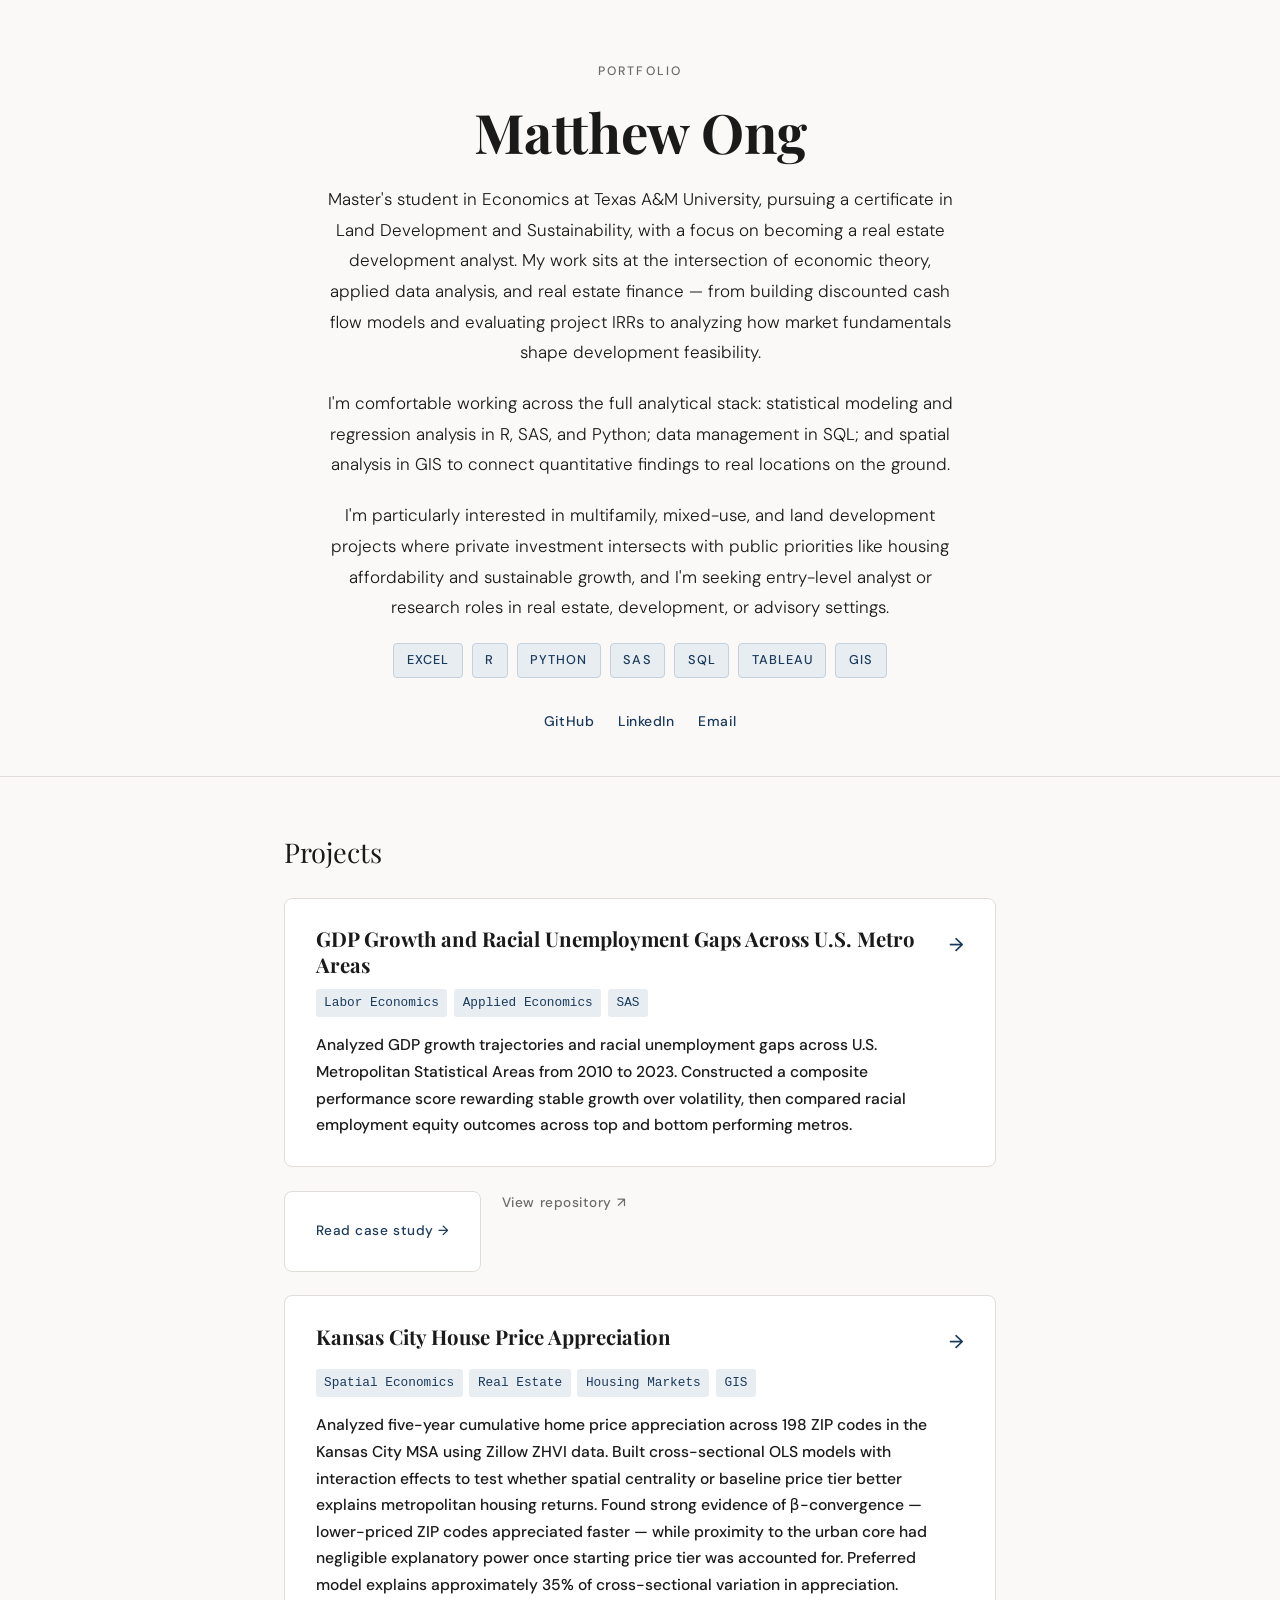
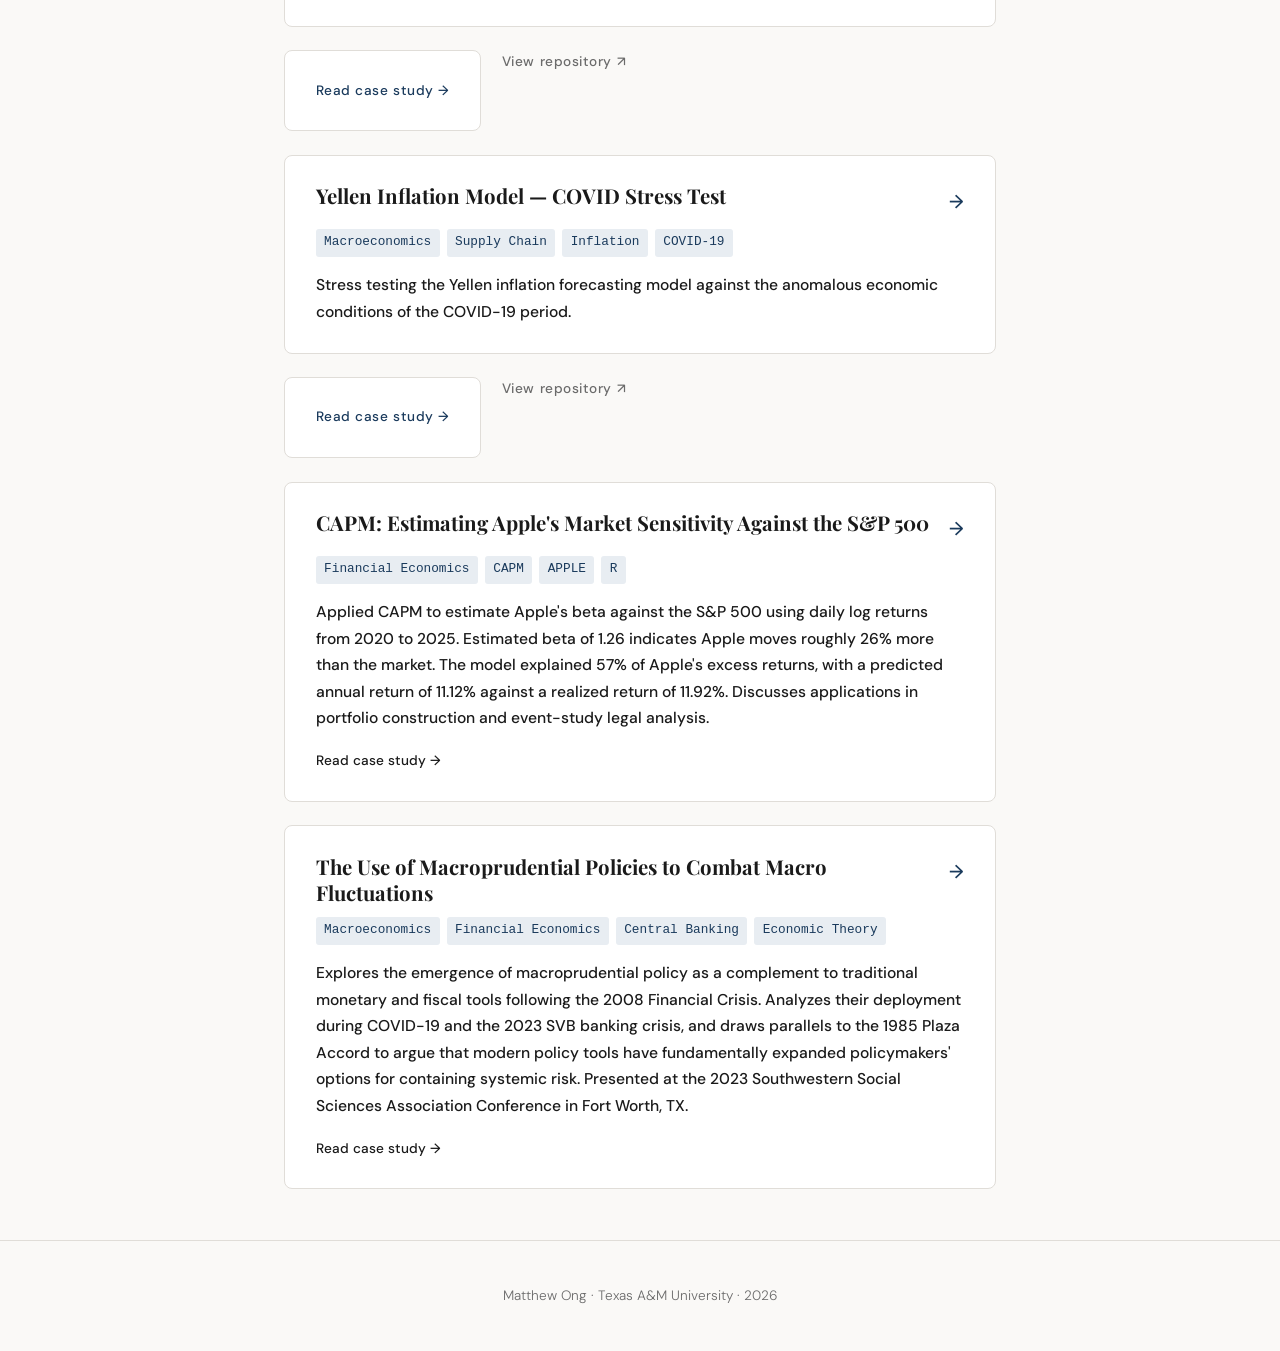
<file: index.html>
<head>
  <meta charset="UTF-8" />
  <meta name="viewport" content="width=device-width, initial-scale=1.0"/>
  <title>Matthew Ong · Matthew Ong</title>
  <link href="https://fonts.googleapis.com/css2?family=Playfair+Display:ital,wght@0,400;0,700;1,400&family=DM+Sans:wght@300;400;500&display=swap" rel="stylesheet"/>
  <link rel="stylesheet" href="styles.css">
</head>

<body>

<header>
  <div class="container">
    <p class="eyebrow">Portfolio</p>
    <h1>Matthew Ong</h1>
   <p class="bio">
  Master's student in Economics at Texas A&M University, pursuing a certificate in
  Land Development and Sustainability, with a focus on becoming a real estate development
  analyst. My work sits at the intersection of economic theory, applied data analysis,
  and real estate finance — from building discounted cash flow models and evaluating
  project IRRs to analyzing how market fundamentals shape development feasibility.
</p>
<p class="bio">
  I'm comfortable working across the full analytical stack: statistical modeling and
  regression analysis in R, SAS, and Python; data management in SQL; and spatial analysis
  in GIS to connect quantitative findings to real locations on the ground. 
</p>
<p class="bio">
  I'm particularly interested in multifamily, mixed-use, and land development projects where 
  private investment intersects with public priorities like housing affordability and sustainable
  growth, and I'm seeking entry-level analyst or research roles in real estate, development,
  or advisory settings.
    </p>
    <div class="skills">
      <span class="skill-tag">Excel</span>
      <span class="skill-tag">R</span>
      <span class="skill-tag">Python</span>
      <span class="skill-tag">SAS</span>
      <span class="skill-tag">SQL</span>
      <span class="skill-tag">Tableau</span>
      <span class="skill-tag">GIS</span>
    </div>
    <div class="contact-links">
  <a href="https://github.com/MatthewOng01" target="_blank">GitHub</a>
  <a href="https://www.linkedin.com/in/matthewong01" target="_blank">LinkedIn</a>
  <a href="mailto:mong01@tamu.edu">Email</a>
</div>
  </div>
</header>

<main class="container">

  <section>
    <h2>Projects</h2>
    <div class="projects">

      <!-- Project 1: MSA Unemployment -->
      <a class="project-card" href="msa-unemployment.html">
        <div class="project-header">
          <div class="project-title">GDP Growth and Racial Unemployment Gaps Across U.S. Metro Areas</div>
          <div class="project-arrow">→</div>
        </div>
        <div class="project-tags">
          <span class="project-tag">Labor Economics</span>
          <span class="project-tag">Applied Economics</span>
          <span class="project-tag">SAS</span>
        </div>
        <p class="project-desc">
          Analyzed GDP growth trajectories and racial unemployment gaps across U.S. Metropolitan
          Statistical Areas from 2010 to 2023. Constructed a composite performance score
          rewarding stable growth over volatility, then compared racial employment equity
          outcomes across top and bottom performing metros.
        </p>
        <div class="project-links">
          <span>Read case study →</span>
          <a class="repo-link" href="https://github.com/MatthewOng01/msa_unemployment" target="_blank">View repository ↗</a>
        </div>
      </a>

 <!-- Project 2: KC House Price Appreciation -->
<a class="project-card" href="https://MatthewOng01.github.io/kc_housing_appreciation.html">
  <div class="project-header">
    <div class="project-title">Kansas City House Price Appreciation</div>
    <div class="project-arrow">→</div>
  </div>
  <div class="project-tags">
    <span class="project-tag">Spatial Economics</span>
    <span class="project-tag">Real Estate</span>
    <span class="project-tag">Housing Markets</span>
    <span class="project-tag">GIS</span>
  </div>
  <p class="project-desc">
    Analyzed five-year cumulative home price appreciation across 198 ZIP codes in the Kansas City 
    MSA using Zillow ZHVI data. Built cross-sectional OLS models with interaction effects to test 
    whether spatial centrality or baseline price tier better explains metropolitan housing returns. 
    Found strong evidence of β-convergence — lower-priced ZIP codes appreciated faster — while proximity 
    to the urban core had negligible explanatory power once starting price tier was accounted for. 
    Preferred model explains approximately 35% of cross-sectional variation in appreciation.
  </p>
  <div class="project-links">
    <span>Read case study →</span>
    <a class="repo-link" href="https://github.com/MatthewOng01/KC_House_Price_Appreciation" target="_blank">View repository ↗</a>
  </div>
</a>

<!-- Project 3: Yellen Inflation Model -->
<a class="project-card" href="https://MatthewOng01.github.io/Yellen_COVID_inflation.html">
  <div class="project-header">
    <div class="project-title">Yellen Inflation Model — COVID Stress Test</div>
    <div class="project-arrow">→</div>
  </div>
  <div class="project-tags">
    <span class="project-tag">Macroeconomics</span>
    <span class="project-tag">Supply Chain</span>
    <span class="project-tag">Inflation</span>
    <span class="project-tag">COVID-19</span>
  </div>
  <p class="project-desc">
    Stress testing the Yellen inflation forecasting model against the anomalous economic
    conditions of the COVID-19 period.
  </p>
  <div class="project-links">
    <span>Read case study →</span>
    <a class="repo-link" href="https://github.com/MatthewOng01/Yellen-Inflation-Model-COVID-Test" target="_blank">View repository ↗</a>
  </div>
</a>

      <!-- Project 4: CAPM Apple vs S&P 500 -->
<a class="project-card" href="https://MatthewOng01.github.io/Apple_CAPM.html">
  <div class="project-header">
    <div class="project-title">CAPM: Estimating Apple's Market Sensitivity Against the S&P 500</div>
    <div class="project-arrow">→</div>
  </div>
  <div class="project-tags">
    <span class="project-tag">Financial Economics</span>
    <span class="project-tag">CAPM</span>
    <span class="project-tag">APPLE</span>
    <span class="project-tag">R</span>
  </div>
  <p class="project-desc">
    Applied CAPM to estimate Apple's beta against the S&P 500 using daily log returns from
    2020 to 2025. Estimated beta of 1.26 indicates Apple moves roughly 26% more than the
    market. The model explained 57% of Apple's excess returns, with a predicted annual return
    of 11.12% against a realized return of 11.92%. Discusses applications in portfolio
    construction and event-study legal analysis.
  </p>
  <div class="project-links">
    <span>Read case study →</span>
  </div>
</a>

        <!-- Project 5: Macroprudential Policies -->
<a class="project-card" href="https://MatthewOng01.github.io/macroprudential_policies.html">
  <div class="project-header">
    <div class="project-title">The Use of Macroprudential Policies to Combat Macro Fluctuations</div>
    <div class="project-arrow">→</div>
  </div>
  <div class="project-tags">
    <span class="project-tag">Macroeconomics</span>
    <span class="project-tag">Financial Economics</span>
    <span class="project-tag">Central Banking</span>
    <span class="project-tag">Economic Theory</span>
  </div>
  <p class="project-desc">
    Explores the emergence of macroprudential policy as a complement to traditional monetary
    and fiscal tools following the 2008 Financial Crisis. Analyzes their deployment during
    COVID-19 and the 2023 SVB banking crisis, and draws parallels to the 1985 Plaza Accord
    to argue that modern policy tools have fundamentally expanded policymakers' options for
    containing systemic risk. Presented at the 2023 Southwestern Social Sciences Association
    Conference in Fort Worth, TX.
  </p>
  <div class="project-links">
    <span>Read case study →</span>
  </div>
</a>
    </div>
  </section>

</main>

<footer>
  <div class="container">
    Matthew Ong · Texas A&amp;M University · 2026
  </div>
</footer>

</body>
</html>
</file>
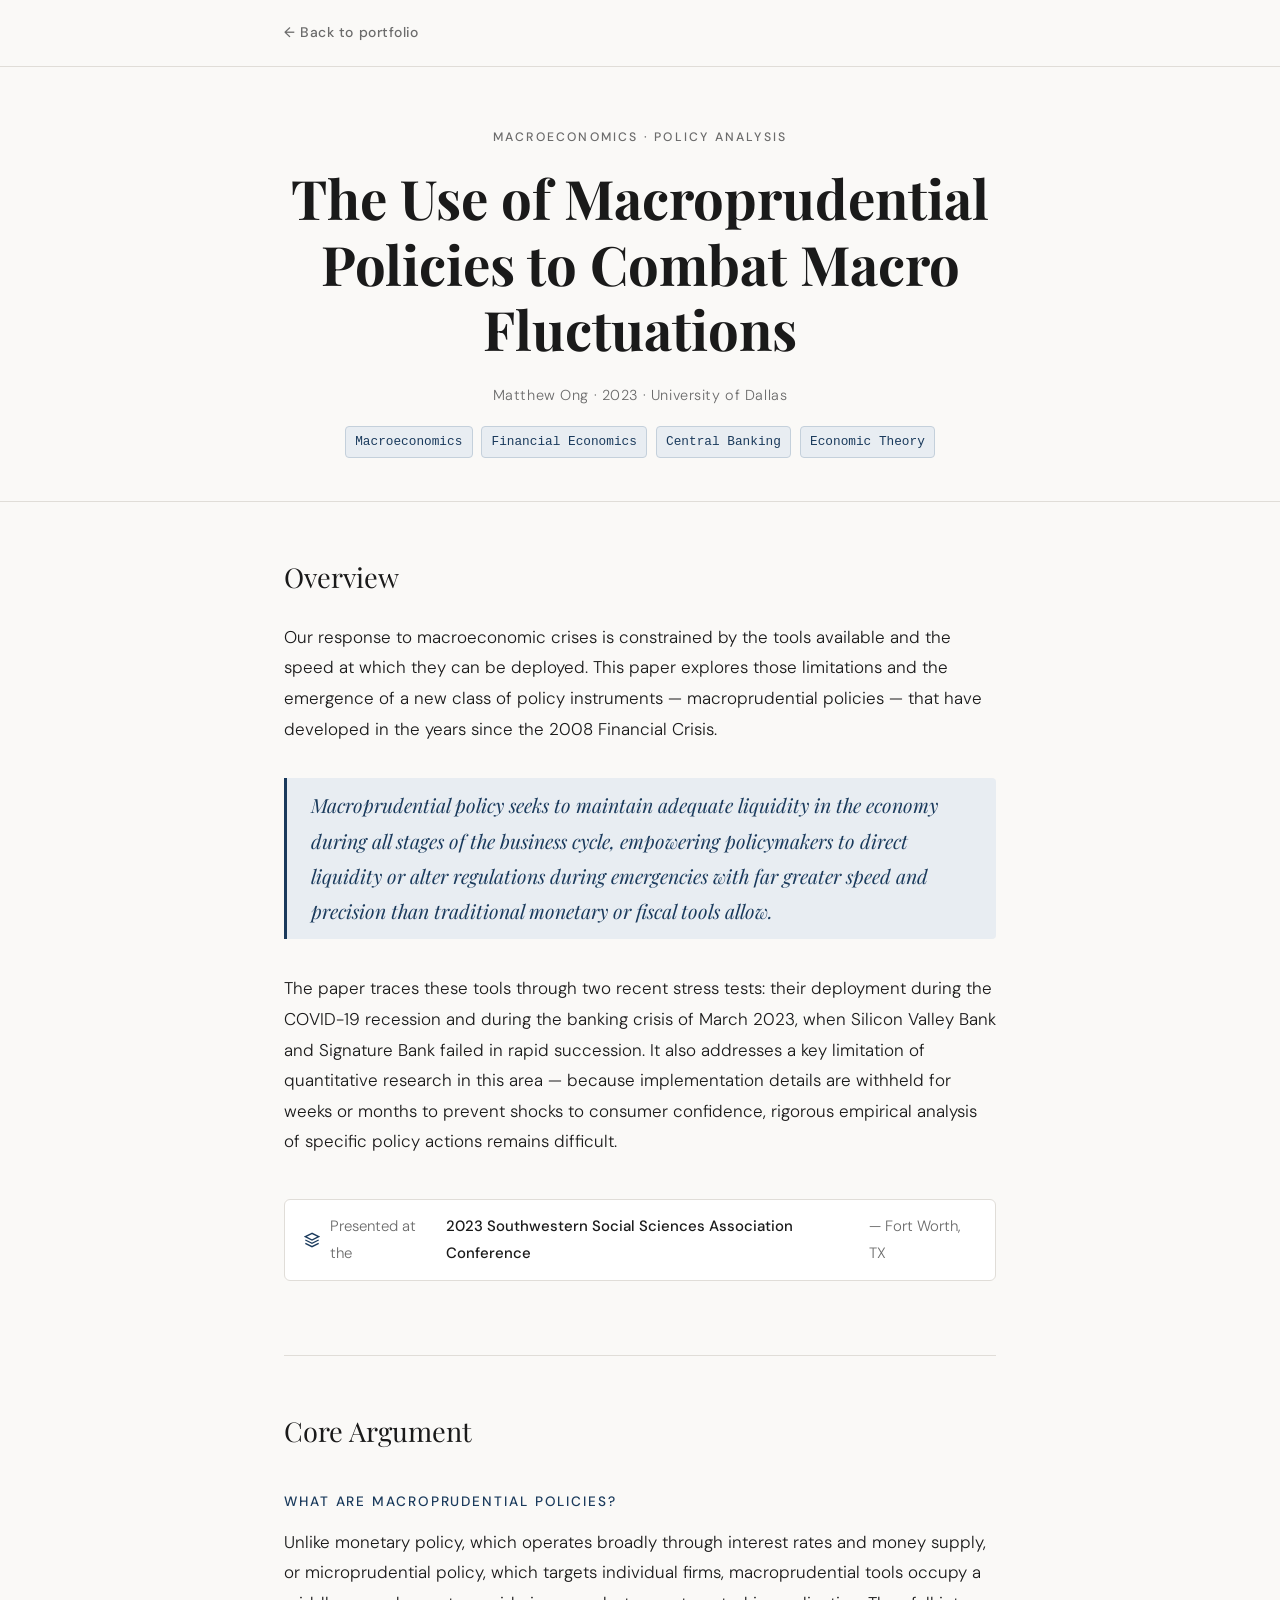
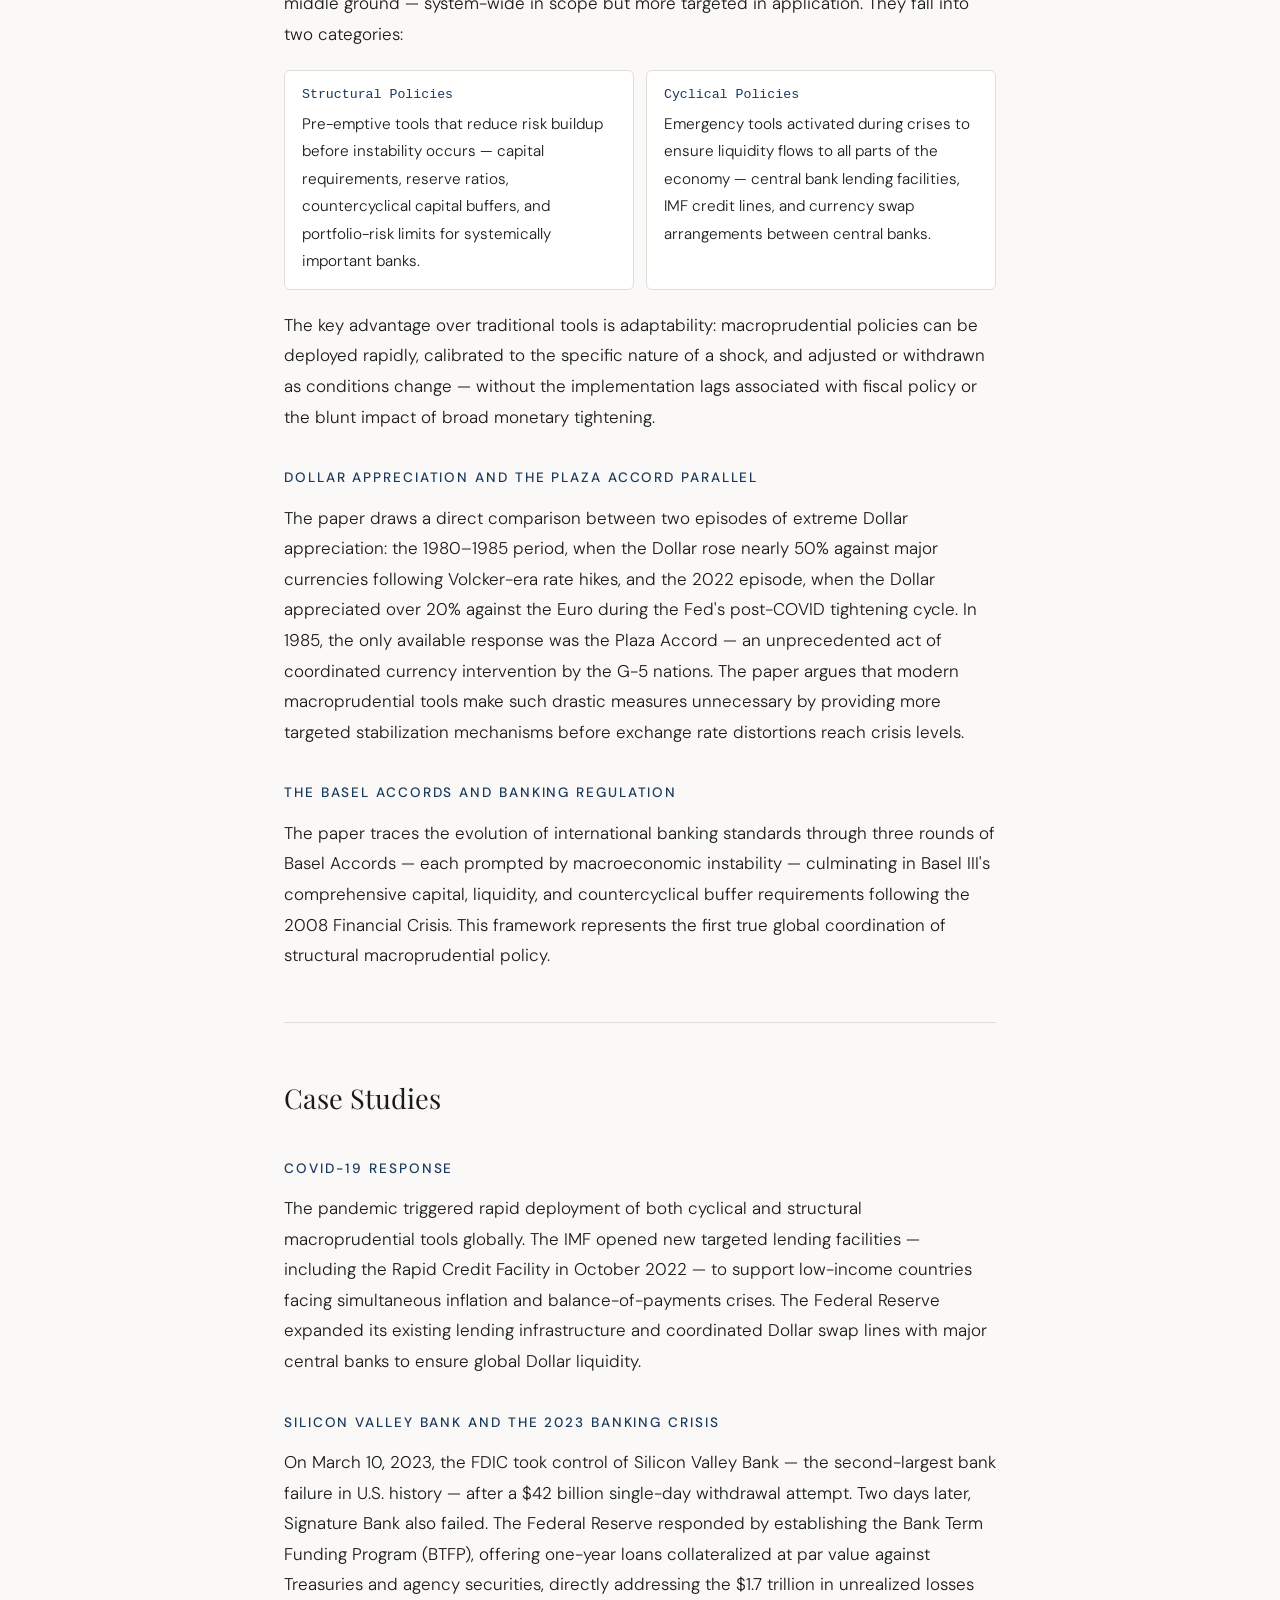
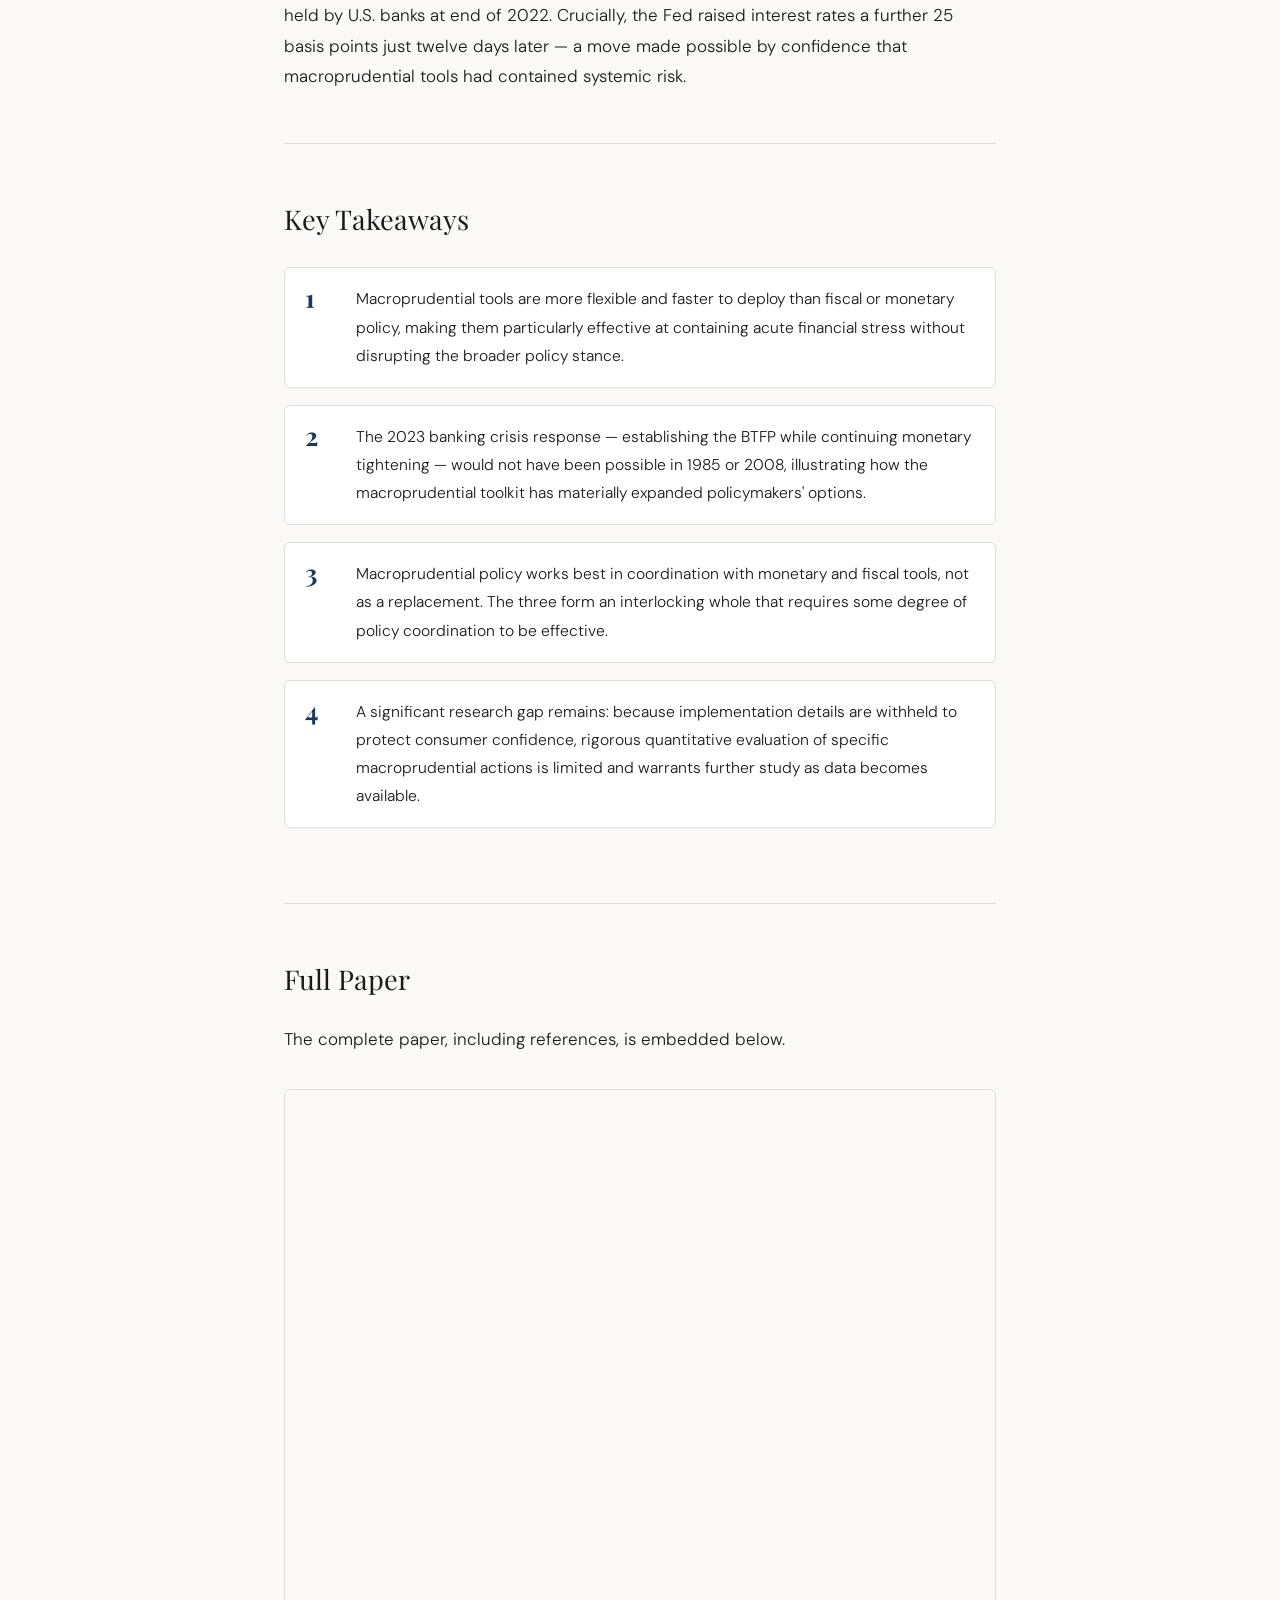
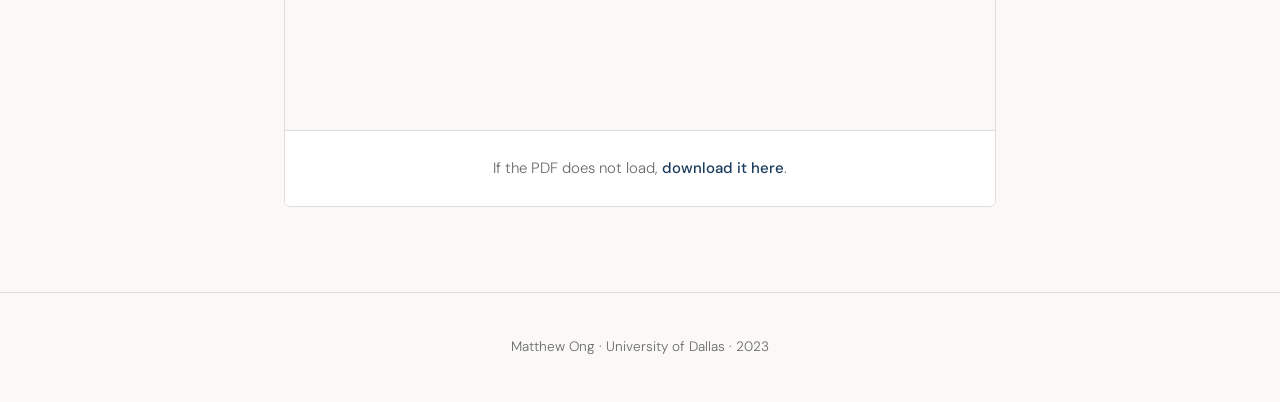
<file: macroprudential_policies.html>
<head>
  <meta charset="UTF-8" />
  <meta name="viewport" content="width=device-width, initial-scale=1.0"/>
  <title>Macroprudential Policy · Matthew Ong</title>
  <link href="https://fonts.googleapis.com/css2?family=Playfair+Display:ital,wght@0,400;0,700;1,400&family=DM+Sans:wght@300;400;500&display=swap" rel="stylesheet"/>
  <link rel="stylesheet" href="styles.css">
</head>

<body>

<nav class="back-nav">
  <div class="container">
    <a href="index.html" class="back-link">&#8592; Back to portfolio</a>
  </div>
</nav>
  
<header>
  <div class="container">
    <p class="eyebrow">Macroeconomics &middot; Policy Analysis</p>
    <h1>The Use of Macroprudential Policies to Combat Macro Fluctuations</h1>
    <p class="meta">Matthew Ong &middot; 2023 &middot; University of Dallas</p>
    <div class="tool-badges">
      <span class="tool-badge">Macroeconomics</span>
      <span class="tool-badge">Financial Economics</span>
      <span class="tool-badge">Central Banking</span>
      <span class="tool-badge">Economic Theory</span>
    </div>
  </div>
</header>

<main class="container">

  <!-- OVERVIEW -->
  <section>
    <h2>Overview</h2>
    <p>
      Our response to macroeconomic crises is constrained by the tools available and the speed
      at which they can be deployed. This paper explores those limitations and the emergence
      of a new class of policy instruments — macroprudential policies — that have developed
      in the years since the 2008 Financial Crisis.
    </p>
    <div class="pullquote">
      Macroprudential policy seeks to maintain adequate liquidity in the economy during all
      stages of the business cycle, empowering policymakers to direct liquidity or alter
      regulations during emergencies with far greater speed and precision than traditional
      monetary or fiscal tools allow.
    </div>
    <p>
      The paper traces these tools through two recent stress tests: their deployment during
      the COVID-19 recession and during the banking crisis of March 2023, when Silicon Valley
      Bank and Signature Bank failed in rapid succession. It also addresses a key limitation
      of quantitative research in this area — because implementation details are withheld for
      weeks or months to prevent shocks to consumer confidence, rigorous empirical analysis
      of specific policy actions remains difficult.
    </p>

    <div class="conference-badge">
      <svg width="16" height="16" viewBox="0 0 24 24" fill="none" stroke="currentColor" stroke-width="2" aria-hidden="true">
        <path d="M12 2L2 7l10 5 10-5-10-5z"/><path d="M2 17l10 5 10-5"/><path d="M2 12l10 5 10-5"/>
      </svg>
      Presented at the <strong>2023 Southwestern Social Sciences Association Conference</strong> &mdash; Fort Worth, TX
    </div>
  </section>

  <!-- ARGUMENT -->
  <section>
    <h2>Core Argument</h2>

    <h3>What Are Macroprudential Policies?</h3>
    <p>
      Unlike monetary policy, which operates broadly through interest rates and money supply,
      or microprudential policy, which targets individual firms, macroprudential tools occupy
      a middle ground — system-wide in scope but more targeted in application. They fall into
      two categories:
    </p>
    <div class="gap-grid">
      <div class="gap-item">
        <span class="tag">Structural Policies</span>
        Pre-emptive tools that reduce risk buildup before instability occurs — capital requirements,
        reserve ratios, countercyclical capital buffers, and portfolio-risk limits for systemically
        important banks.
      </div>
      <div class="gap-item">
        <span class="tag">Cyclical Policies</span>
        Emergency tools activated during crises to ensure liquidity flows to all parts of the
        economy — central bank lending facilities, IMF credit lines, and currency swap arrangements
        between central banks.
      </div>
    </div>
    <p>
      The key advantage over traditional tools is adaptability: macroprudential policies can
      be deployed rapidly, calibrated to the specific nature of a shock, and adjusted or withdrawn
      as conditions change — without the implementation lags associated with fiscal policy or
      the blunt impact of broad monetary tightening.
    </p>

    <h3>Dollar Appreciation and the Plaza Accord Parallel</h3>
    <p>
      The paper draws a direct comparison between two episodes of extreme Dollar appreciation:
      the 1980–1985 period, when the Dollar rose nearly 50% against major currencies following
      Volcker-era rate hikes, and the 2022 episode, when the Dollar appreciated over 20% against
      the Euro during the Fed's post-COVID tightening cycle. In 1985, the only available response
      was the Plaza Accord — an unprecedented act of coordinated currency intervention by the G-5
      nations. The paper argues that modern macroprudential tools make such drastic measures
      unnecessary by providing more targeted stabilization mechanisms before exchange rate
      distortions reach crisis levels.
    </p>

    <h3>The Basel Accords and Banking Regulation</h3>
    <p>
      The paper traces the evolution of international banking standards through three rounds
      of Basel Accords — each prompted by macroeconomic instability — culminating in Basel III's
      comprehensive capital, liquidity, and countercyclical buffer requirements following the
      2008 Financial Crisis. This framework represents the first true global coordination of
      structural macroprudential policy.
    </p>
  </section>

  <!-- CASE STUDIES -->
  <section>
    <h2>Case Studies</h2>

    <h3>COVID-19 Response</h3>
    <p>
      The pandemic triggered rapid deployment of both cyclical and structural macroprudential
      tools globally. The IMF opened new targeted lending facilities — including the Rapid
      Credit Facility in October 2022 — to support low-income countries facing simultaneous
      inflation and balance-of-payments crises. The Federal Reserve expanded its existing
      lending infrastructure and coordinated Dollar swap lines with major central banks to
      ensure global Dollar liquidity.
    </p>

    <h3>Silicon Valley Bank and the 2023 Banking Crisis</h3>
    <p>
      On March 10, 2023, the FDIC took control of Silicon Valley Bank — the second-largest
      bank failure in U.S. history — after a $42 billion single-day withdrawal attempt. Two
      days later, Signature Bank also failed. The Federal Reserve responded by establishing
      the Bank Term Funding Program (BTFP), offering one-year loans collateralized at par
      value against Treasuries and agency securities, directly addressing the $1.7 trillion in
      unrealized losses held by U.S. banks at end of 2022. Crucially, the Fed raised interest
      rates a further 25 basis points just twelve days later — a move made possible by
      confidence that macroprudential tools had contained systemic risk.
    </p>
  </section>

  <!-- KEY TAKEAWAYS -->
  <section>
    <h2>Key Takeaways</h2>
    <div class="findings">
      <div class="finding">
        <div class="finding-num">1</div>
        <p>Macroprudential tools are more flexible and faster to deploy than fiscal or monetary
        policy, making them particularly effective at containing acute financial stress without
        disrupting the broader policy stance.</p>
      </div>
      <div class="finding">
        <div class="finding-num">2</div>
        <p>The 2023 banking crisis response — establishing the BTFP while continuing monetary
        tightening — would not have been possible in 1985 or 2008, illustrating how the
        macroprudential toolkit has materially expanded policymakers' options.</p>
      </div>
      <div class="finding">
        <div class="finding-num">3</div>
        <p>Macroprudential policy works best in coordination with monetary and fiscal tools,
        not as a replacement. The three form an interlocking whole that requires some degree
        of policy coordination to be effective.</p>
      </div>
      <div class="finding">
        <div class="finding-num">4</div>
        <p>A significant research gap remains: because implementation details are withheld to
        protect consumer confidence, rigorous quantitative evaluation of specific macroprudential
        actions is limited and warrants further study as data becomes available.</p>
      </div>
    </div>
  </section>

  <!-- FULL PAPER -->
<section>
  <h2>Full Paper</h2>
  <p>The complete paper, including references, is embedded below.</p>
  <div class="pdf-embed">
    <iframe
      src="https://MatthewOng01.github.io/macroprudential_paper.pdf"
      title="Macroprudential Policy Paper — Matthew Ong"
      aria-label="Embedded PDF: macroprudential policy paper">
    </iframe>
    <div class="pdf-fallback">
      If the PDF does not load, <a href="https://MatthewOng01.github.io/macroprudential_paper.pdf" target="_blank">download it here</a>.
    </div>
  </div>
</section>

</main>

<footer>
  <div class="container">
    Matthew Ong · University of Dallas · 2023
  </div>
</footer>

</body>
</html>
</file>
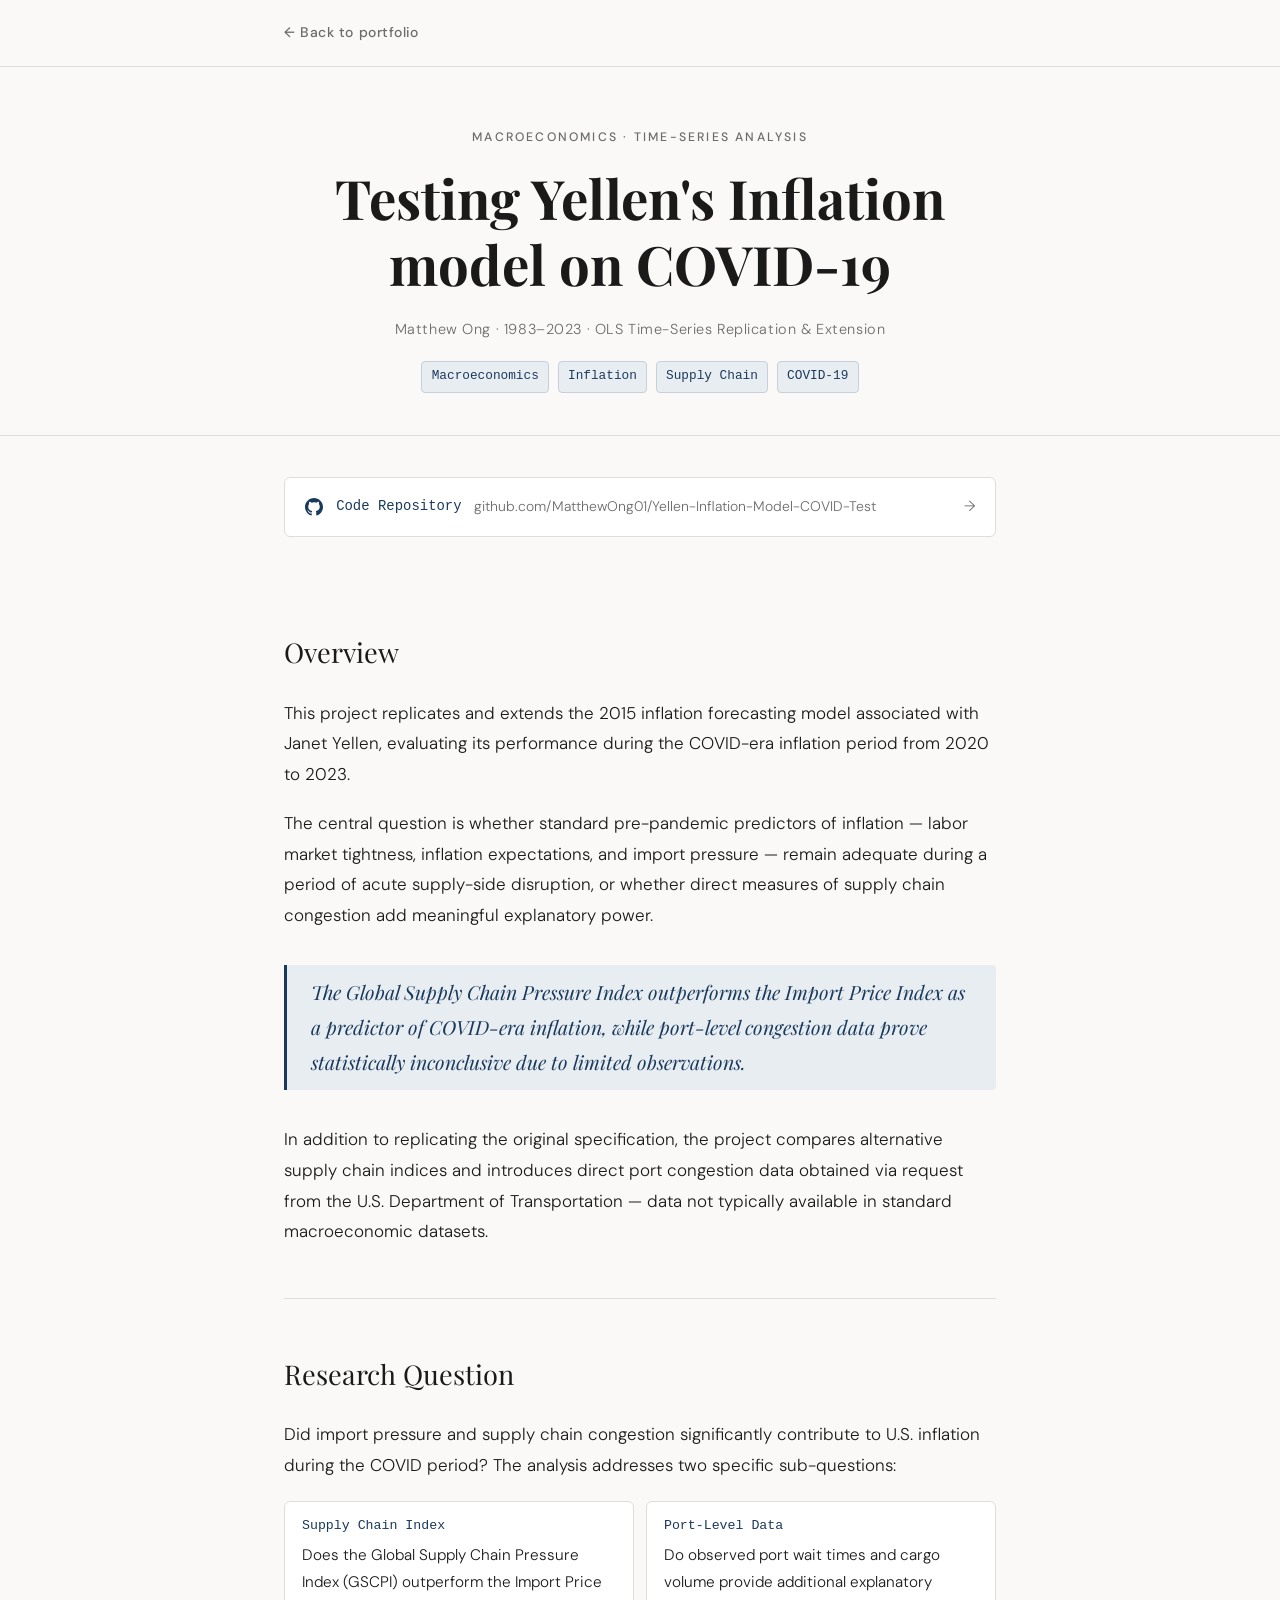
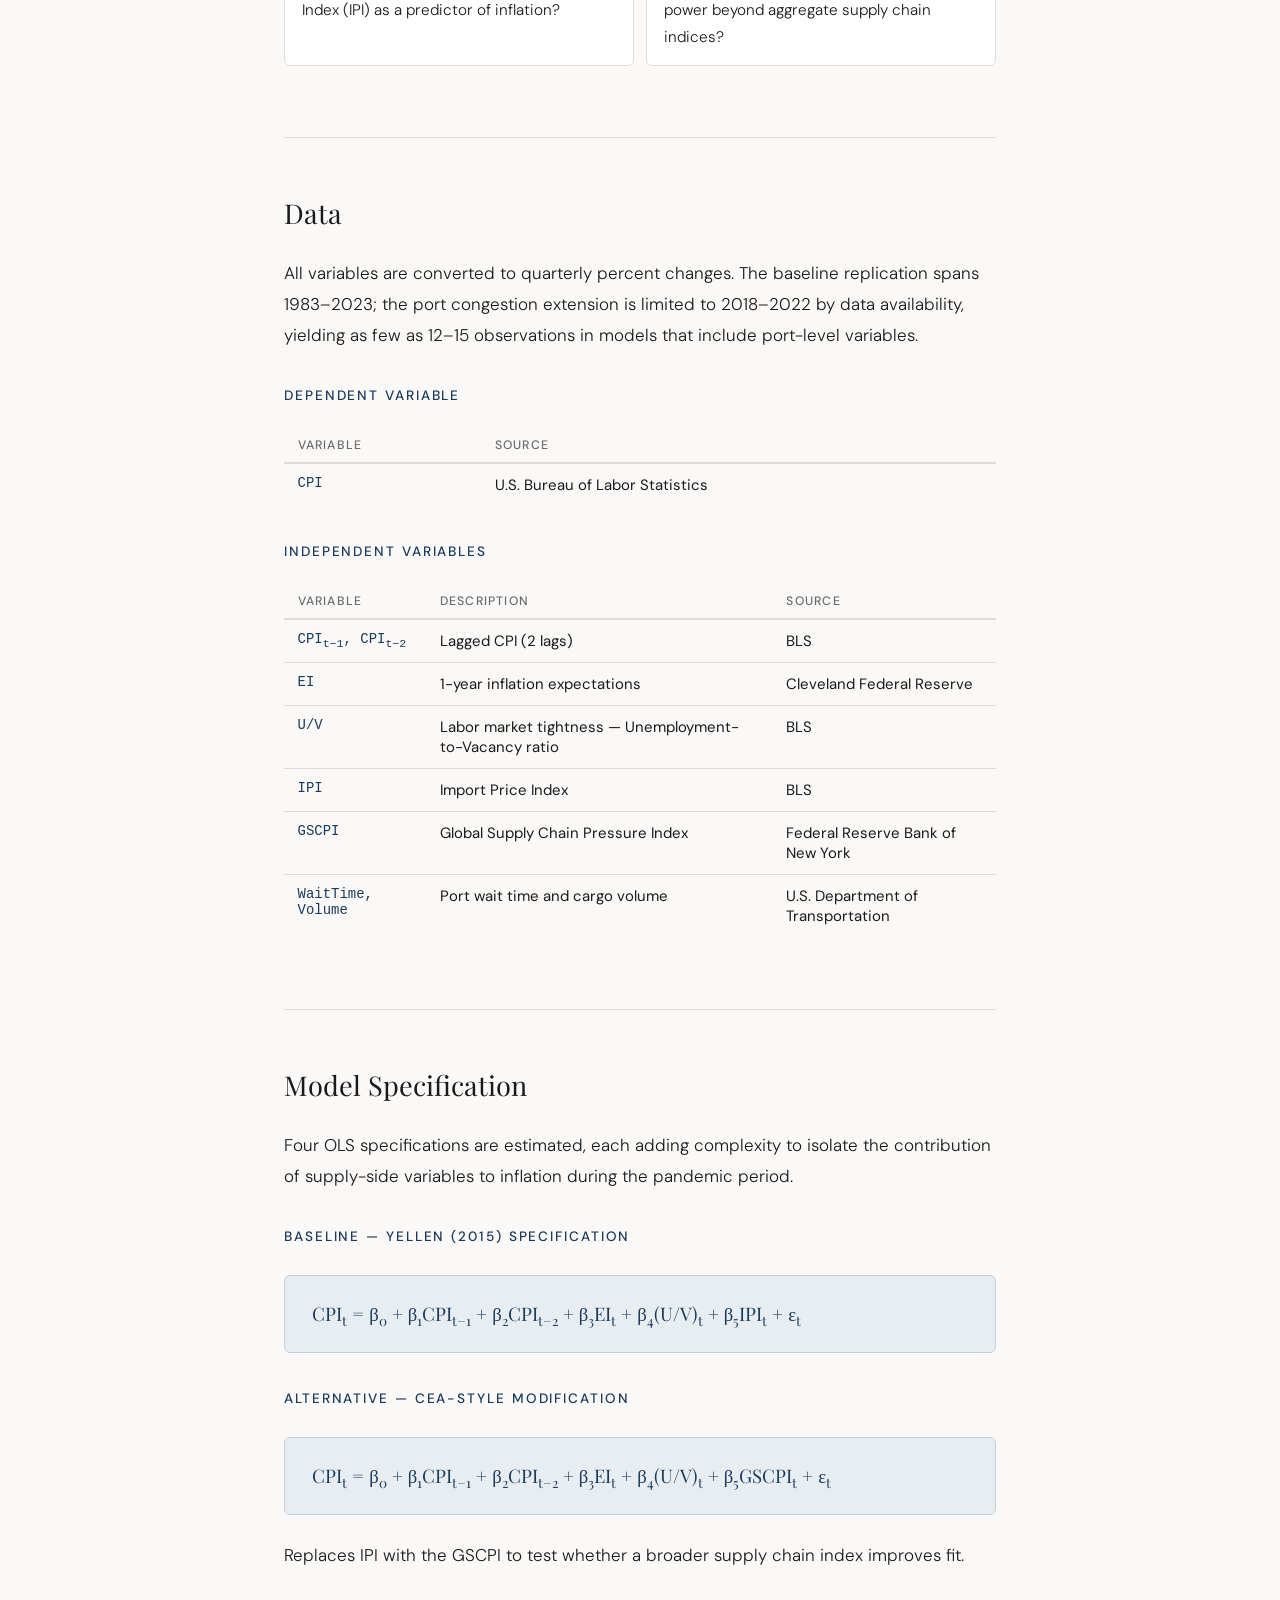
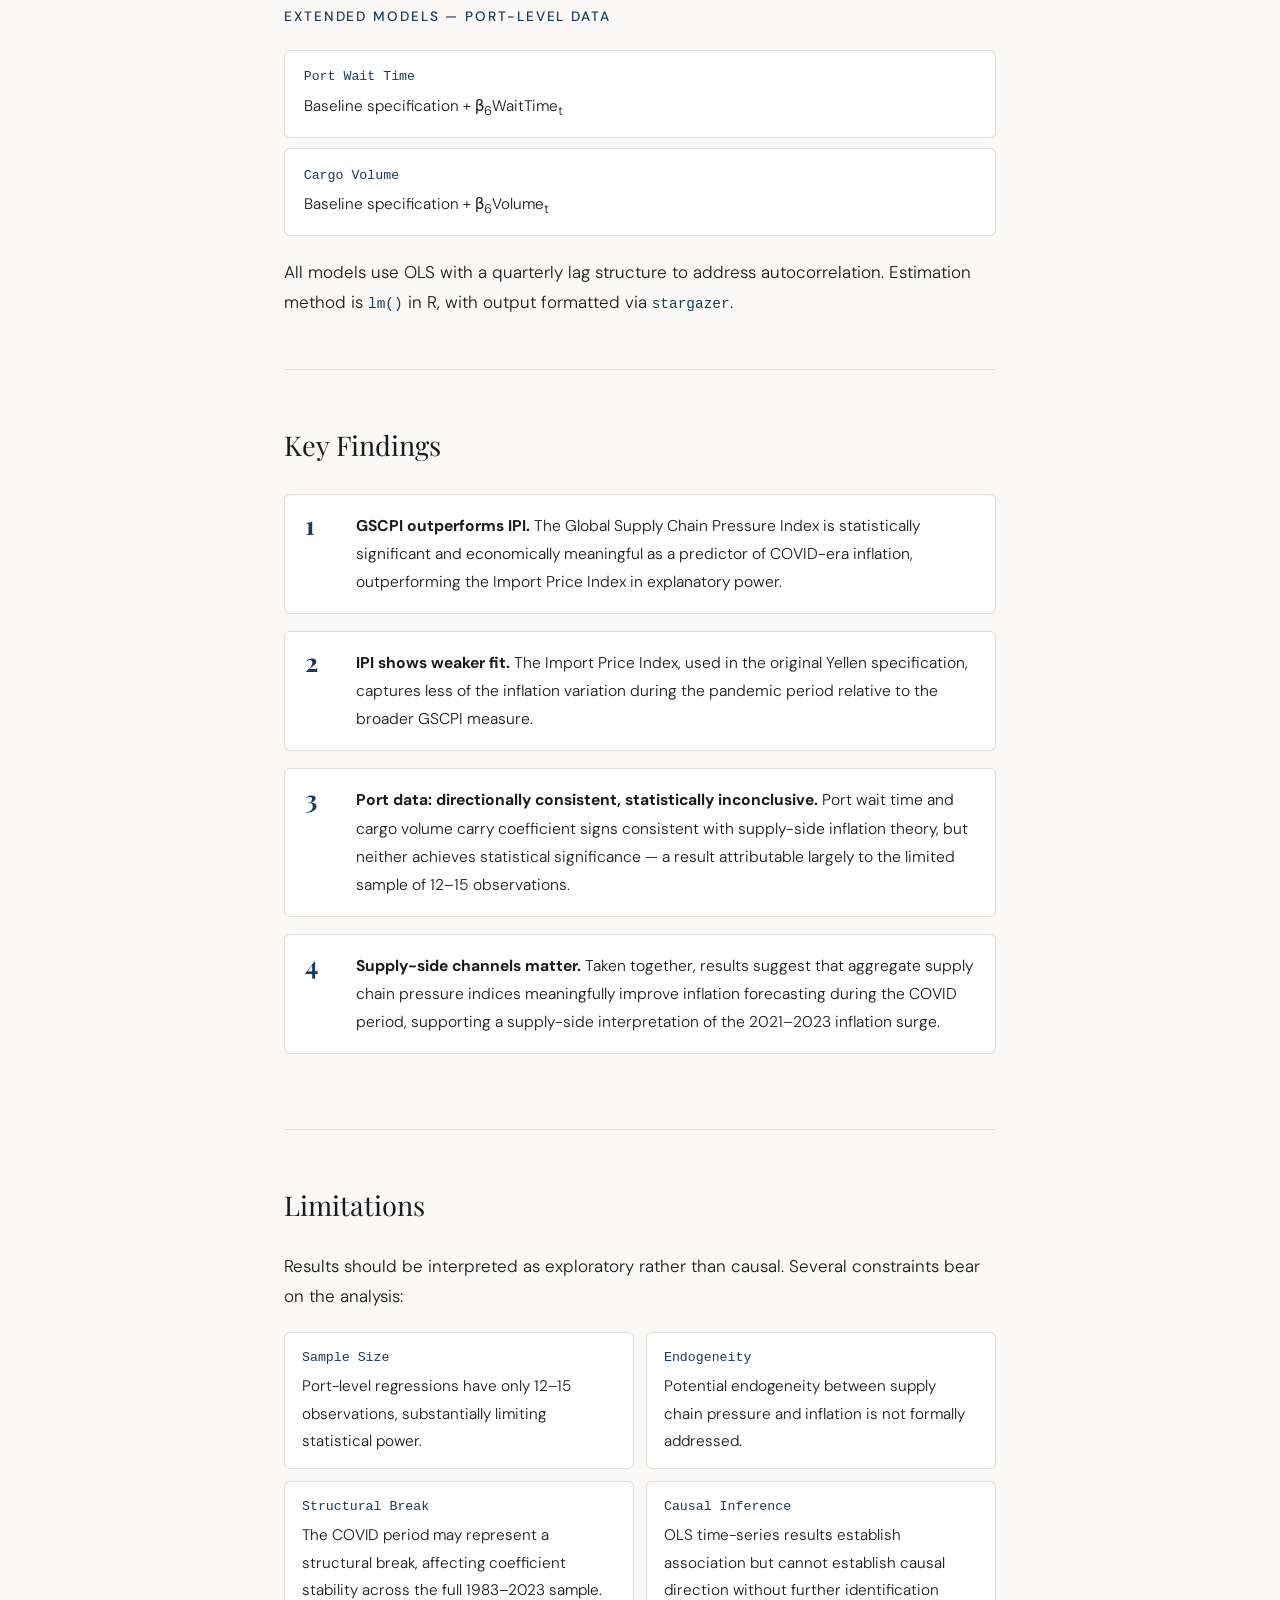
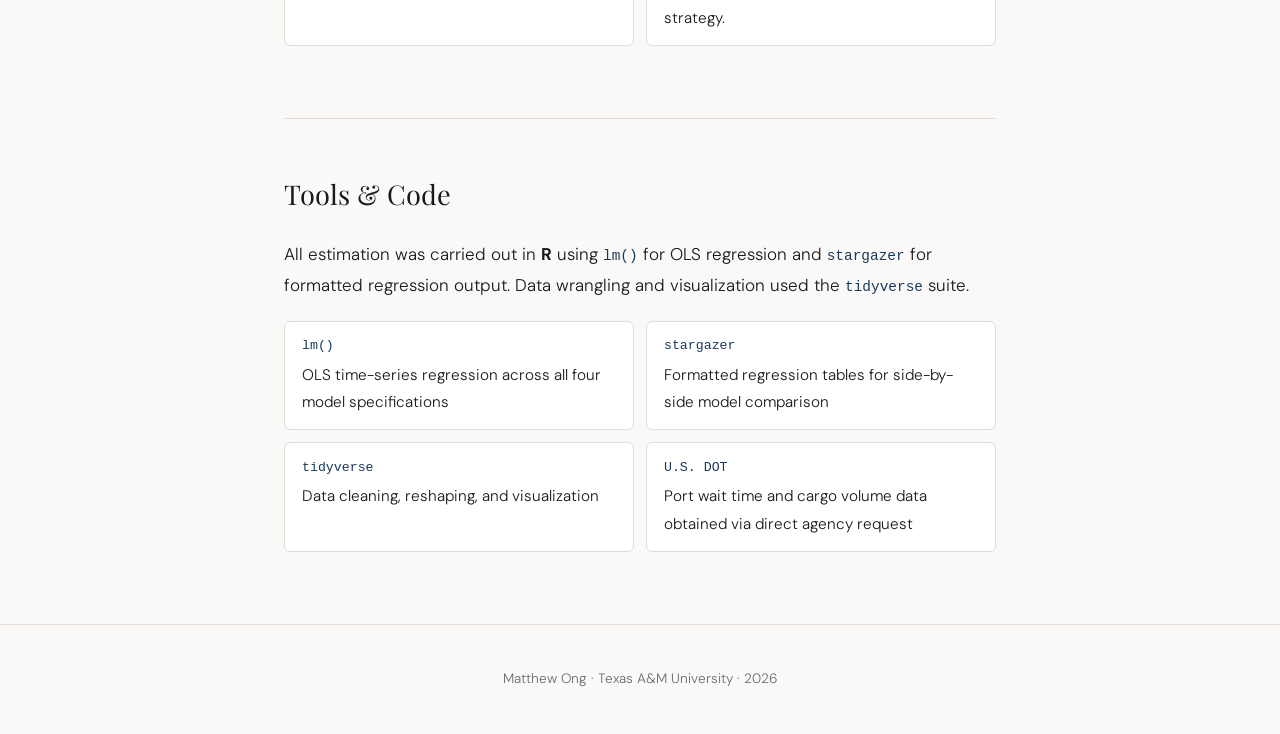
<file: Yellen_COVID_inflation.html>
<head>
  <meta charset="UTF-8" />
  <meta name="viewport" content="width=device-width, initial-scale=1.0"/>
  <title>Testing Yellen's Inflation model on COVID-19 · Matthew Ong</title>
  <link href="https://fonts.googleapis.com/css2?family=Playfair+Display:ital,wght@0,400;0,700;1,400&family=DM+Sans:wght@300;400;500&display=swap" rel="stylesheet"/>
  <link rel="stylesheet" href="styles.css">
</head>

<body>

<nav class="back-nav">
  <div class="container">
    <a href="index.html" class="back-link">&#8592; Back to portfolio</a>
  </div>
</nav>
  
<header>
  <div class="container">
    <p class="eyebrow">Macroeconomics &middot; Time-Series Analysis</p>
    <h1>Testing Yellen's Inflation model on COVID-19</h1>
    <p class="meta">Matthew Ong &middot; 1983&ndash;2023 &middot; OLS Time-Series Replication &amp; Extension</p>
    <div class="tool-badges">
      <span class="tool-badge">Macroeconomics</span>
      <span class="tool-badge">Inflation</span>
      <span class="tool-badge">Supply Chain</span>
      <span class="tool-badge">COVID-19</span>
    </div>
  </div>
</header>

<main class="container">

  <a href="https://github.com/MatthewOng01/Yellen-Inflation-Model-COVID-Test" target="_blank" rel="noopener noreferrer" class="repo-strip">
    <svg width="18" height="18" viewBox="0 0 24 24" fill="currentColor" aria-hidden="true">
      <path d="M12 0C5.374 0 0 5.373 0 12c0 5.302 3.438 9.8 8.207 11.387.599.111.793-.261.793-.577v-2.234c-3.338.726-4.033-1.416-4.033-1.416-.546-1.387-1.333-1.756-1.333-1.756-1.089-.745.083-.729.083-.729 1.205.084 1.839 1.237 1.839 1.237 1.07 1.834 2.807 1.304 3.492.997.107-.775.418-1.305.762-1.604-2.665-.305-5.467-1.334-5.467-5.931 0-1.311.469-2.381 1.236-3.221-.124-.303-.535-1.524.117-3.176 0 0 1.008-.322 3.301 1.23A11.509 11.509 0 0 1 12 5.803c1.02.005 2.047.138 3.006.404 2.291-1.552 3.297-1.23 3.297-1.23.653 1.653.242 2.874.118 3.176.77.84 1.235 1.911 1.235 3.221 0 4.609-2.807 5.624-5.479 5.921.43.372.823 1.102.823 2.222v3.293c0 .319.192.694.801.576C20.566 21.797 24 17.3 24 12c0-6.627-5.373-12-12-12z"/>
    </svg>
    <span class="repo-label">Code Repository</span>
    <span style="color:var(--muted);font-size:0.82rem;"> github.com/MatthewOng01/Yellen-Inflation-Model-COVID-Test</span>
    <span class="repo-arrow">&#8594;</span>
  </a>

  <!-- OVERVIEW -->
  <section>
    <h2>Overview</h2>
    <p>
      This project replicates and extends the 2015 inflation forecasting model associated with
      Janet Yellen, evaluating its performance during the COVID-era inflation period from 2020 to 2023.
    </p>
    <p>
      The central question is whether standard pre-pandemic predictors of inflation — labor market
      tightness, inflation expectations, and import pressure — remain adequate during a period of
      acute supply-side disruption, or whether direct measures of supply chain congestion add
      meaningful explanatory power.
    </p>
    <div class="pullquote">
      The Global Supply Chain Pressure Index outperforms the Import Price Index as a predictor
      of COVID-era inflation, while port-level congestion data prove statistically inconclusive
      due to limited observations.
    </div>
    <p>
      In addition to replicating the original specification, the project compares alternative
      supply chain indices and introduces direct port congestion data obtained via request from
      the U.S. Department of Transportation — data not typically available in standard
      macroeconomic datasets.
    </p>
  </section>

  <!-- RESEARCH QUESTION -->
  <section>
    <h2>Research Question</h2>
    <p>
      Did import pressure and supply chain congestion significantly contribute to U.S. inflation
      during the COVID period? The analysis addresses two specific sub-questions:
    </p>
    <div class="gap-grid">
      <div class="gap-item">
        <span class="tag">Supply Chain Index</span>
        Does the Global Supply Chain Pressure Index (GSCPI) outperform the Import Price Index (IPI)
        as a predictor of inflation?
      </div>
      <div class="gap-item">
        <span class="tag">Port-Level Data</span>
        Do observed port wait times and cargo volume provide additional explanatory power beyond
        aggregate supply chain indices?
      </div>
    </div>
  </section>

  <!-- DATA -->
  <section>
    <h2>Data</h2>
    <p>
      All variables are converted to quarterly percent changes. The baseline replication spans
      1983–2023; the port congestion extension is limited to 2018–2022 by data availability,
      yielding as few as 12–15 observations in models that include port-level variables.
    </p>

    <h3>Dependent Variable</h3>
    <table>
      <thead><tr><th>Variable</th><th>Source</th></tr></thead>
      <tbody>
        <tr><td>CPI</td><td>U.S. Bureau of Labor Statistics</td></tr>
      </tbody>
    </table>

    <h3>Independent Variables</h3>
    <table>
      <thead><tr><th>Variable</th><th>Description</th><th>Source</th></tr></thead>
      <tbody>
        <tr><td>CPI<sub>t−1</sub>, CPI<sub>t−2</sub></td><td>Lagged CPI (2 lags)</td><td>BLS</td></tr>
        <tr><td>EI</td><td>1-year inflation expectations</td><td>Cleveland Federal Reserve</td></tr>
        <tr><td>U/V</td><td>Labor market tightness — Unemployment-to-Vacancy ratio</td><td>BLS</td></tr>
        <tr><td>IPI</td><td>Import Price Index</td><td>BLS</td></tr>
        <tr><td>GSCPI</td><td>Global Supply Chain Pressure Index</td><td>Federal Reserve Bank of New York</td></tr>
        <tr><td>WaitTime, Volume</td><td>Port wait time and cargo volume</td><td>U.S. Department of Transportation</td></tr>
      </tbody>
    </table>
  </section>

  <!-- MODEL SPECIFICATION -->
  <section>
    <h2>Model Specification</h2>
    <p>
      Four OLS specifications are estimated, each adding complexity to isolate the contribution
      of supply-side variables to inflation during the pandemic period.
    </p>

    <h3>Baseline — Yellen (2015) Specification</h3>
    <div class="formula">
      CPI<sub>t</sub> = &beta;<sub>0</sub> + &beta;<sub>1</sub>CPI<sub>t&minus;1</sub> + &beta;<sub>2</sub>CPI<sub>t&minus;2</sub> + &beta;<sub>3</sub>EI<sub>t</sub> + &beta;<sub>4</sub>(U/V)<sub>t</sub> + &beta;<sub>5</sub>IPI<sub>t</sub> + &epsilon;<sub>t</sub>
    </div>

    <h3>Alternative — CEA-Style Modification</h3>
    <div class="formula">
      CPI<sub>t</sub> = &beta;<sub>0</sub> + &beta;<sub>1</sub>CPI<sub>t&minus;1</sub> + &beta;<sub>2</sub>CPI<sub>t&minus;2</sub> + &beta;<sub>3</sub>EI<sub>t</sub> + &beta;<sub>4</sub>(U/V)<sub>t</sub> + &beta;<sub>5</sub>GSCPI<sub>t</sub> + &epsilon;<sub>t</sub>
    </div>
    <p>Replaces IPI with the GSCPI to test whether a broader supply chain index improves fit.</p>

    <h3>Extended Models — Port-Level Data</h3>
    <div class="model-spec-row">
      <div class="model-spec">
        <span class="tag">Port Wait Time</span>
        Baseline specification + &beta;<sub>6</sub>WaitTime<sub>t</sub>
      </div>
      <div class="model-spec">
        <span class="tag">Cargo Volume</span>
        Baseline specification + &beta;<sub>6</sub>Volume<sub>t</sub>
      </div>
    </div>
    <p>
      All models use OLS with a quarterly lag structure to address autocorrelation. Estimation
      method is <code>lm()</code> in R, with output formatted via <code>stargazer</code>.
    </p>
  </section>

  <!-- KEY FINDINGS -->
  <section>
    <h2>Key Findings</h2>
    <div class="findings">
      <div class="finding">
        <div class="finding-num">1</div>
        <p><strong>GSCPI outperforms IPI.</strong> The Global Supply Chain Pressure Index is
        statistically significant and economically meaningful as a predictor of COVID-era
        inflation, outperforming the Import Price Index in explanatory power.</p>
      </div>
      <div class="finding">
        <div class="finding-num">2</div>
        <p><strong>IPI shows weaker fit.</strong> The Import Price Index, used in the original
        Yellen specification, captures less of the inflation variation during the pandemic period
        relative to the broader GSCPI measure.</p>
      </div>
      <div class="finding">
        <div class="finding-num">3</div>
        <p><strong>Port data: directionally consistent, statistically inconclusive.</strong>
        Port wait time and cargo volume carry coefficient signs consistent with supply-side
        inflation theory, but neither achieves statistical significance — a result attributable
        largely to the limited sample of 12–15 observations.</p>
      </div>
      <div class="finding">
        <div class="finding-num">4</div>
        <p><strong>Supply-side channels matter.</strong> Taken together, results suggest that
        aggregate supply chain pressure indices meaningfully improve inflation forecasting during
        the COVID period, supporting a supply-side interpretation of the 2021–2023 inflation surge.</p>
      </div>
    </div>
  </section>

  <!-- LIMITATIONS -->
  <section>
    <h2>Limitations</h2>
    <p>Results should be interpreted as exploratory rather than causal. Several constraints bear on the analysis:</p>
    <div class="gap-grid">
      <div class="gap-item">
        <span class="tag">Sample Size</span>
        Port-level regressions have only 12–15 observations, substantially limiting statistical power.
      </div>
      <div class="gap-item">
        <span class="tag">Endogeneity</span>
        Potential endogeneity between supply chain pressure and inflation is not formally addressed.
      </div>
      <div class="gap-item">
        <span class="tag">Structural Break</span>
        The COVID period may represent a structural break, affecting coefficient stability across
        the full 1983–2023 sample.
      </div>
      <div class="gap-item">
        <span class="tag">Causal Inference</span>
        OLS time-series results establish association but cannot establish causal direction without
        further identification strategy.
      </div>
    </div>
  </section>

  <!-- TOOLS -->
  <section>
    <h2>Tools &amp; Code</h2>
    <p>
      All estimation was carried out in <strong>R</strong> using <code>lm()</code> for OLS
      regression and <code>stargazer</code> for formatted regression output. Data wrangling
      and visualization used the <code>tidyverse</code> suite.
    </p>
    <div class="gap-grid">
      <div class="gap-item"><span class="tag">lm()</span>OLS time-series regression across all four model specifications</div>
      <div class="gap-item"><span class="tag">stargazer</span>Formatted regression tables for side-by-side model comparison</div>
      <div class="gap-item"><span class="tag">tidyverse</span>Data cleaning, reshaping, and visualization</div>
      <div class="gap-item"><span class="tag">U.S. DOT</span>Port wait time and cargo volume data obtained via direct agency request</div>
    </div>
  </section>

</main>

<footer>
  <div class="container">
    Matthew Ong · Texas A&amp;M University · 2026
  </div>
</footer>

</body>
</html>
</file>
<file: styles.css>
/* ============================================================
   styles.css — Matthew Ong Portfolio
   Link in every HTML page with:
   <link rel="stylesheet" href="styles.css">
   ============================================================ */

/* ── Reset ── */
*, *::before, *::after { box-sizing: border-box; margin: 0; padding: 0; }

/* ── Design Tokens ── */
:root {
  --ink:       #1a1a1a;
  --muted:     #6b6b6b;
  --rule:      #e0ddd8;
  --bg:        #faf9f7;
  --accent:    #1a3a5c;
  --accent-lt: #e8edf2;
  --serif:     'Playfair Display', Georgia, serif;
  --sans:      'DM Sans', system-ui, sans-serif;
}

/* ── Base ── */
html {
  background: var(--bg);
  color: var(--ink);
  font-family: var(--sans);
  font-size: 17px;
  font-weight: 300;
  line-height: 1.8;
  -webkit-font-smoothing: antialiased;
}
body { background: var(--bg); }

/* ── Layout ── */
.container { max-width: 780px; margin: 0 auto; padding: 0 2rem; }

/* ── Back Nav ── */
.back-nav {
  padding: 1.2rem 0;
  border-bottom: 1px solid var(--rule);
}
.back-link {
  font-family: var(--sans);
  font-size: 0.82rem;
  font-weight: 500;
  color: var(--muted);
  text-decoration: none;
  letter-spacing: 0.04em;
  display: inline-flex;
  align-items: center;
  gap: 0.4rem;
  transition: color 0.2s ease;
}
.back-link:hover { color: var(--accent); text-decoration: none; }

/* ── Header ── */
header {
  border-bottom: 1px solid var(--rule);
  padding: 3.5rem 0 2.5rem;
  text-align: center;
}
.eyebrow {
  font-family: var(--sans);
  font-size: 0.72rem;
  font-weight: 500;
  letter-spacing: 0.18em;
  text-transform: uppercase;
  color: var(--muted);
  margin-bottom: 1rem;
}
h1 {
  font-family: var(--serif);
  font-size: clamp(2rem, 5vw, 3.2rem);
  font-weight: 700;
  line-height: 1.2;
  max-width: 720px;
  margin: 0 auto 1.2rem;
  color: var(--ink);
}
.meta {
  font-family: var(--sans);
  font-size: 0.85rem;
  font-weight: 300;
  letter-spacing: 0.04em;
  color: var(--muted);
  margin-top: 0.8rem;
}
.tool-badges {
  display: flex;
  gap: 0.5rem;
  justify-content: center;
  flex-wrap: wrap;
  margin-top: 0.9rem;
}
.tool-badge {
  font-family: monospace;
  font-size: 0.75rem;
  color: var(--accent);
  background: var(--accent-lt);
  border: 1px solid #c4d0db;
  border-radius: 4px;
  padding: 0.2rem 0.55rem;
}

/* ── Sections ── */
section {
  padding: 3rem 0;
  border-bottom: 1px solid var(--rule);
}
section:last-of-type { border-bottom: none; }

/* ── Typography ── */
h2 {
  font-family: var(--serif);
  font-size: 1.6rem;
  font-weight: 400;
  margin-bottom: 1.2rem;
  color: var(--ink);
}
h3 {
  font-family: var(--sans);
  font-size: 0.8rem;
  font-weight: 500;
  letter-spacing: 0.14em;
  text-transform: uppercase;
  color: var(--accent);
  margin: 2rem 0 0.7rem;
}
p { margin-bottom: 1.1rem; color: var(--ink); }
p:last-child { margin-bottom: 0; }
a { color: var(--accent); text-decoration: none; font-weight: 500; }
a:hover { text-decoration: underline; }
code { font-family: monospace; font-size: 0.85rem; color: var(--accent); }

/* ── Pull Quote ── */
.pullquote {
  border-left: 3px solid var(--accent);
  padding: 0.6rem 1.4rem;
  margin: 2rem 0;
  font-family: var(--serif);
  font-style: italic;
  font-size: 1.15rem;
  color: var(--accent);
  background: var(--accent-lt);
  border-radius: 0 4px 4px 0;
}

/* ── Formula ── */
.formula {
  background: var(--accent-lt);
  border: 1px solid #c4d0db;
  border-radius: 6px;
  padding: 1.2rem 1.6rem;
  margin: 1.5rem 0;
  font-family: var(--serif);
  font-size: 1.1rem;
  color: var(--accent);
  overflow-x: auto;
}
.formula sub { font-size: 0.72em; }

/* ── Two-Column Grid ── */
.gap-grid {
  display: grid;
  grid-template-columns: 1fr 1fr;
  gap: 0.7rem;
  margin: 1.2rem 0;
}
.gap-item {
  background: white;
  border: 1px solid var(--rule);
  border-radius: 6px;
  padding: 0.75rem 1rem;
  font-size: 0.9rem;
  transition: border-color 0.2s ease, box-shadow 0.2s ease;
}
.gap-item:hover { border-color: var(--accent); box-shadow: 0 2px 12px rgba(26,58,92,0.08); }
.gap-item .tag {
  font-family: monospace;
  font-size: 0.78rem;
  color: var(--accent);
  display: block;
  margin-bottom: 0.2rem;
}

/* ── Model Spec List ── */
.model-spec-row { display: flex; flex-direction: column; gap: 0.6rem; margin: 1.2rem 0; }
.model-spec {
  background: white;
  border: 1px solid var(--rule);
  border-radius: 6px;
  padding: 0.85rem 1.1rem;
  font-size: 0.9rem;
  transition: border-color 0.2s ease, box-shadow 0.2s ease;
}
.model-spec:hover { border-color: var(--accent); box-shadow: 0 2px 12px rgba(26,58,92,0.08); }
.model-spec .tag {
  font-family: monospace;
  font-size: 0.78rem;
  color: var(--accent);
  display: block;
  margin-bottom: 0.2rem;
}

/* ── Table ── */
table { width: 100%; border-collapse: collapse; font-size: 0.88rem; margin: 1.2rem 0; }
th {
  text-align: left;
  font-weight: 500;
  font-size: 0.72rem;
  letter-spacing: 0.1em;
  text-transform: uppercase;
  color: var(--muted);
  padding: 0.5rem 0.8rem;
  border-bottom: 2px solid var(--rule);
}
td {
  padding: 0.65rem 0.8rem;
  border-bottom: 1px solid var(--rule);
  vertical-align: top;
}
td:first-child { font-family: monospace; font-size: 0.82rem; color: var(--accent); }
tr:last-child td { border-bottom: none; }

/* ── Key Findings ── */
.findings { display: flex; flex-direction: column; gap: 1rem; margin: 1.4rem 0; }
.finding {
  display: flex;
  gap: 1rem;
  align-items: flex-start;
  background: white;
  border: 1px solid var(--rule);
  border-radius: 6px;
  padding: 1rem 1.2rem;
  transition: border-color 0.2s ease, box-shadow 0.2s ease;
}
.finding:hover { border-color: var(--accent); box-shadow: 0 2px 12px rgba(26,58,92,0.08); }
.finding-num {
  font-family: var(--serif);
  font-size: 1.5rem;
  color: var(--accent);
  line-height: 1;
  min-width: 2rem;
  font-weight: 700;
}
.finding p { margin: 0; font-size: 0.92rem; }

/* ── Figures ── */
.figure { margin: 2.4rem 0; }
.figure-real {
  width: 100%;
  height: auto;
  border-radius: 6px;
  border: 1px solid var(--rule);
  display: block;
}
.figure-placeholder {
  width: 100%;
  aspect-ratio: 11 / 5;
  background: #eceae5;
  border: 1px solid var(--rule);
  border-radius: 6px;
  display: flex;
  align-items: center;
  justify-content: center;
  flex-direction: column;
  gap: 0.5rem;
  color: var(--muted);
  font-size: 0.82rem;
}
.figure-placeholder svg { opacity: 0.3; }
.figure-caption {
  margin-top: 0.6rem;
  font-size: 0.82rem;
  color: var(--muted);
  font-style: italic;
  text-align: center;
}

/* ── Repo Strip ── */
.repo-strip {
  display: flex;
  align-items: center;
  gap: 0.75rem;
  padding: 0.9rem 1.2rem;
  background: white;
  border: 1px solid var(--rule);
  border-radius: 6px;
  margin-top: 2.4rem;
  margin-bottom: 2.4rem;
  font-family: var(--sans);
  font-size: 0.88rem;
  font-weight: 300;
  color: var(--muted);
  text-decoration: none;
  transition: border-color 0.2s ease, box-shadow 0.2s ease;
}
.repo-strip:hover {
  border-color: var(--accent);
  box-shadow: 0 2px 12px rgba(26,58,92,0.08);
  text-decoration: none;
}
.repo-strip svg { flex-shrink: 0; color: var(--accent); }
.repo-label { font-family: monospace; font-size: 0.82rem; color: var(--accent); font-weight: 400; }
.repo-arrow { margin-left: auto; color: var(--muted); transition: transform 0.2s ease; }
.repo-strip:hover .repo-arrow { transform: translateX(4px); }

/* ── PDF Embed ── */
.pdf-embed {
  margin: 2rem 0;
  border: 1px solid var(--rule);
  border-radius: 6px;
  overflow: hidden;
}
.pdf-embed iframe {
  width: 100%;
  height: 640px;
  display: block;
  border: none;
}
.pdf-fallback {
  padding: 1.4rem 1.6rem;
  background: white;
  font-size: 0.88rem;
  color: var(--muted);
  text-align: center;
  border-top: 1px solid var(--rule);
}

/* ── Stats Grid ── */
.stats-grid {
  display: grid;
  grid-template-columns: repeat(3, 1fr);
  gap: 0.7rem;
  margin: 1.4rem 0;
}
.stat-card {
  background: white;
  border: 1px solid var(--rule);
  border-radius: 6px;
  padding: 1rem 1.1rem;
  text-align: center;
  transition: border-color 0.2s ease, box-shadow 0.2s ease;
}
.stat-card:hover { border-color: var(--accent); box-shadow: 0 2px 12px rgba(26,58,92,0.08); }
.stat-value {
  font-family: var(--serif);
  font-size: 1.6rem;
  font-weight: 700;
  color: var(--accent);
  line-height: 1.1;
  display: block;
  margin-bottom: 0.25rem;
}
.stat-label {
  font-family: var(--sans);
  font-size: 0.72rem;
  font-weight: 500;
  letter-spacing: 0.1em;
  text-transform: uppercase;
  color: var(--muted);
}

/* ── Conference Badge ── */
.conference-badge {
  display: inline-flex;
  align-items: center;
  gap: 0.6rem;
  background: white;
  border: 1px solid var(--rule);
  border-radius: 6px;
  padding: 0.75rem 1.1rem;
  font-size: 0.88rem;
  color: var(--muted);
  margin: 1.4rem 0;
}
.conference-badge svg { color: var(--accent); flex-shrink: 0; }
.conference-badge strong { color: var(--ink); font-weight: 500; }

/* ── Index: Bio ── */
.bio {
  max-width: 640px;
  margin: 0 auto 1.2rem;
  font-size: 1rem;
  color: var(--ink);
  line-height: 1.8;
}

/* ── Index: Skills ── */
.skills {
  display: flex;
  flex-wrap: wrap;
  justify-content: center;
  gap: 0.5rem;
  max-width: 640px;
  margin: 0 auto 1.8rem;
}
.skill-tag {
  font-family: var(--sans);
  font-size: 0.75rem;
  font-weight: 500;
  letter-spacing: 0.08em;
  text-transform: uppercase;
  color: var(--accent);
  background: var(--accent-lt);
  border: 1px solid #c4d0db;
  border-radius: 4px;
  padding: 0.3rem 0.75rem;
}

/* ── Index: Contact Links ── */
.contact-links {
  display: flex;
  justify-content: center;
  gap: 1.4rem;
  font-size: 0.82rem;
  color: var(--muted);
  letter-spacing: 0.04em;
}
.contact-links a {
  color: var(--accent);
  text-decoration: none;
  font-weight: 500;
}
.contact-links a:hover { text-decoration: underline; }

/* ── Index: Project Cards ── */
.projects { display: flex; flex-direction: column; gap: 1.4rem; }
.project-card {
  background: white;
  border: 1px solid var(--rule);
  border-radius: 8px;
  padding: 1.6rem 1.8rem;
  text-decoration: none;
  color: inherit;
  display: block;
  transition: border-color 0.2s ease, box-shadow 0.2s ease;
}
.project-card:hover {
  border-color: var(--accent);
  box-shadow: 0 2px 12px rgba(26,58,92,0.08);
}
.project-header {
  display: flex;
  align-items: flex-start;
  justify-content: space-between;
  gap: 1rem;
  margin-bottom: 0.6rem;
}
.project-title {
  font-family: var(--serif);
  font-size: 1.2rem;
  font-weight: 700;
  color: var(--ink);
  line-height: 1.3;
}
.project-arrow {
  color: var(--accent);
  font-size: 1.1rem;
  flex-shrink: 0;
  margin-top: 0.1rem;
  transition: transform 0.2s ease;
}
.project-card:hover .project-arrow { transform: translateX(4px); }
.project-tags {
  display: flex;
  flex-wrap: wrap;
  gap: 0.4rem;
  margin-bottom: 0.9rem;
}
.project-tag {
  font-family: monospace;
  font-size: 0.75rem;
  color: var(--accent);
  background: var(--accent-lt);
  border-radius: 3px;
  padding: 0.15rem 0.5rem;
}
.project-desc {
  font-size: 0.92rem;
  color: var(--ink);
  line-height: 1.7;
  margin-bottom: 1rem;
}
.project-links {
  display: flex;
  gap: 1.2rem;
  font-size: 0.8rem;
  font-weight: 500;
}
.project-links a {
  color: var(--accent);
  text-decoration: none;
  letter-spacing: 0.04em;
}
.project-links a:hover { text-decoration: underline; }
.project-links .repo-link { color: var(--muted); }

/* ── Footer ── */
footer {
  border-top: 1px solid var(--rule);
  padding: 2.5rem 0;
  font-family: var(--sans);
  font-size: 0.8rem;
  font-weight: 300;
  color: var(--muted);
  text-align: center;
}

/* ── Mobile ── */
@media (max-width: 600px) {
  .gap-grid { grid-template-columns: 1fr; }
  .stats-grid { grid-template-columns: 1fr 1fr; }
  .project-header { flex-direction: column; }
  h1 { font-size: 1.8rem; }
  .tool-badges { justify-content: flex-start; }
  .pdf-embed iframe { height: 420px; }

  /* Repo strip */
  .repo-strip { flex-wrap: wrap; gap: 0.5rem; }
  .repo-label {
    font-size: 0.75rem;
    overflow: hidden;
    text-overflow: ellipsis;
    white-space: nowrap;
    max-width: 200px;
  }
  .repo-strip span[style] { display: none; }
  .repo-arrow { margin-left: 0; }

  /* Images */
  .figure-real { width: 100%; height: auto; }

  /* Table */
  table {
    display: block;
    overflow-x: auto;
    -webkit-overflow-scrolling: touch;
    white-space: nowrap;
  }
  td, th { white-space: normal; min-width: 80px; }
  td:first-child { min-width: 90px; }
}

/* ── Reduced Motion ── */
@media (prefers-reduced-motion: reduce) {
  *, *::before, *::after { transition-duration: 0.01ms !important; }
}
</file>
